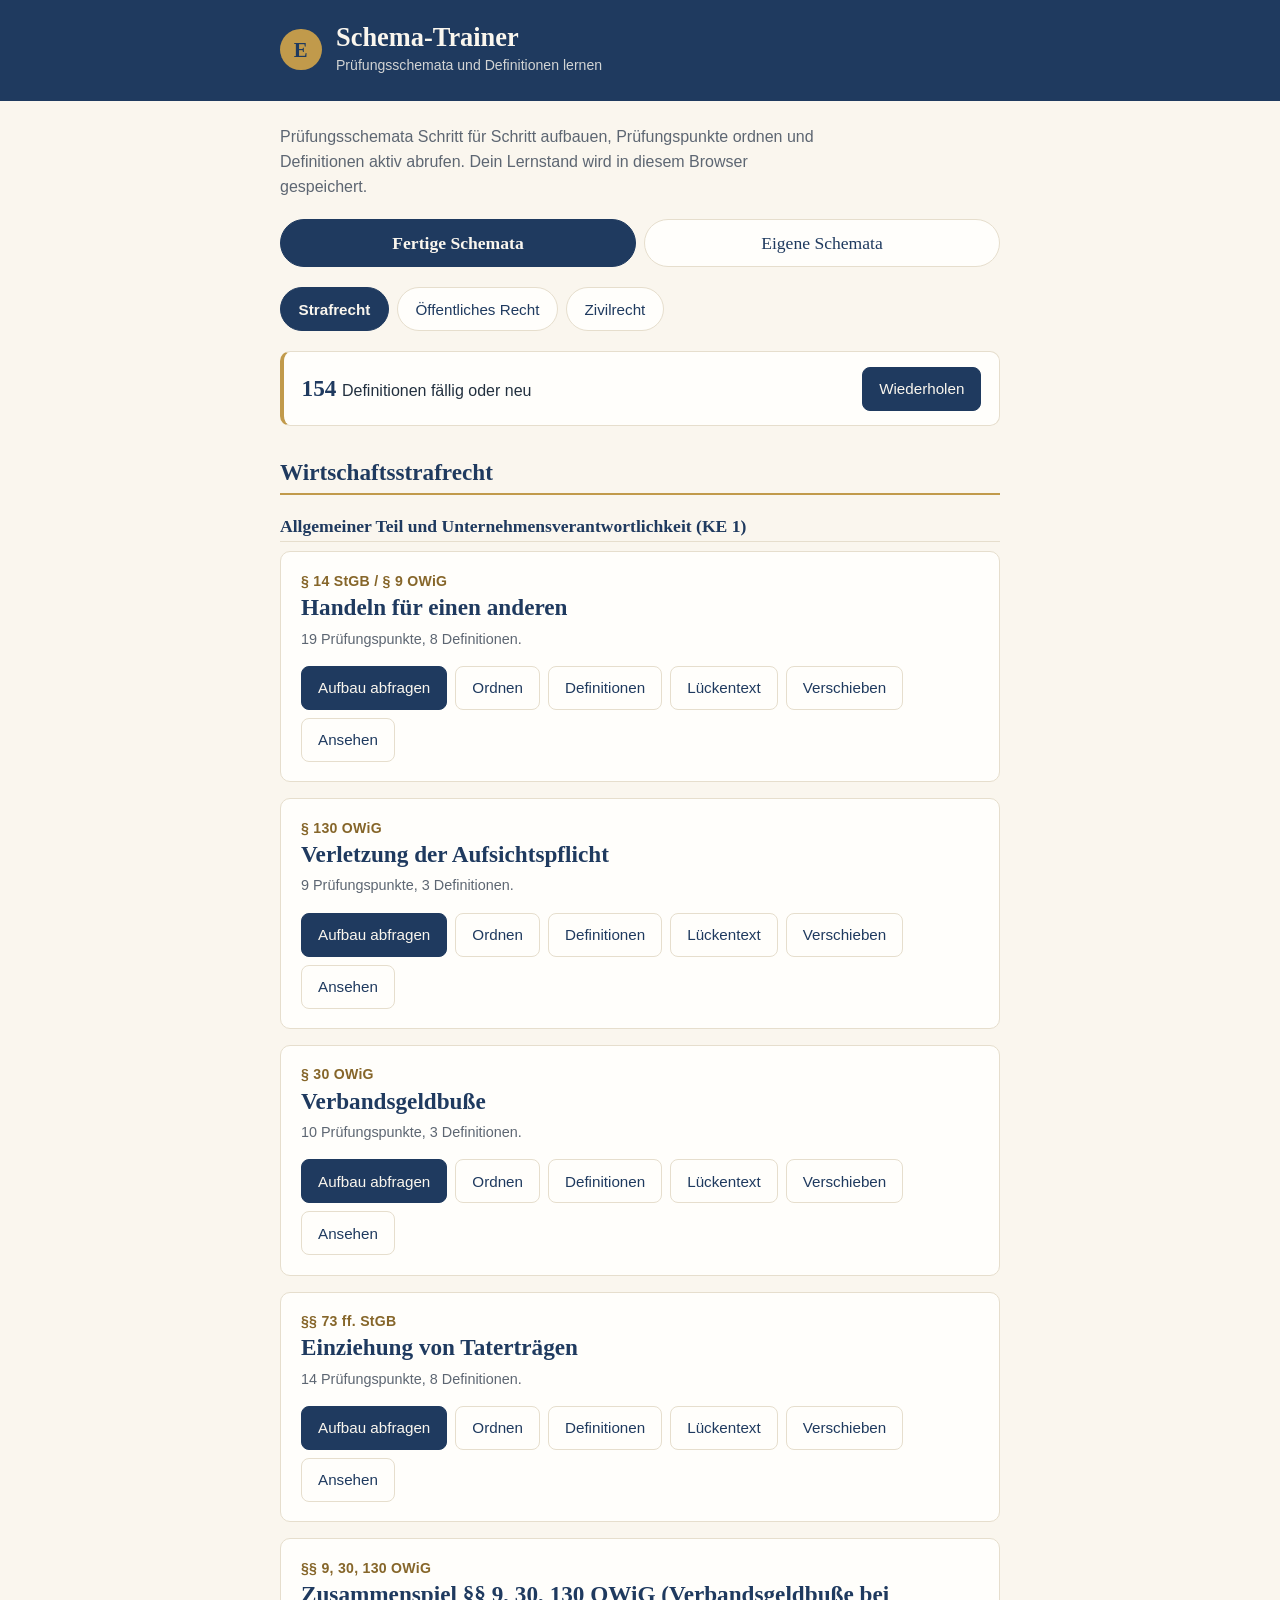
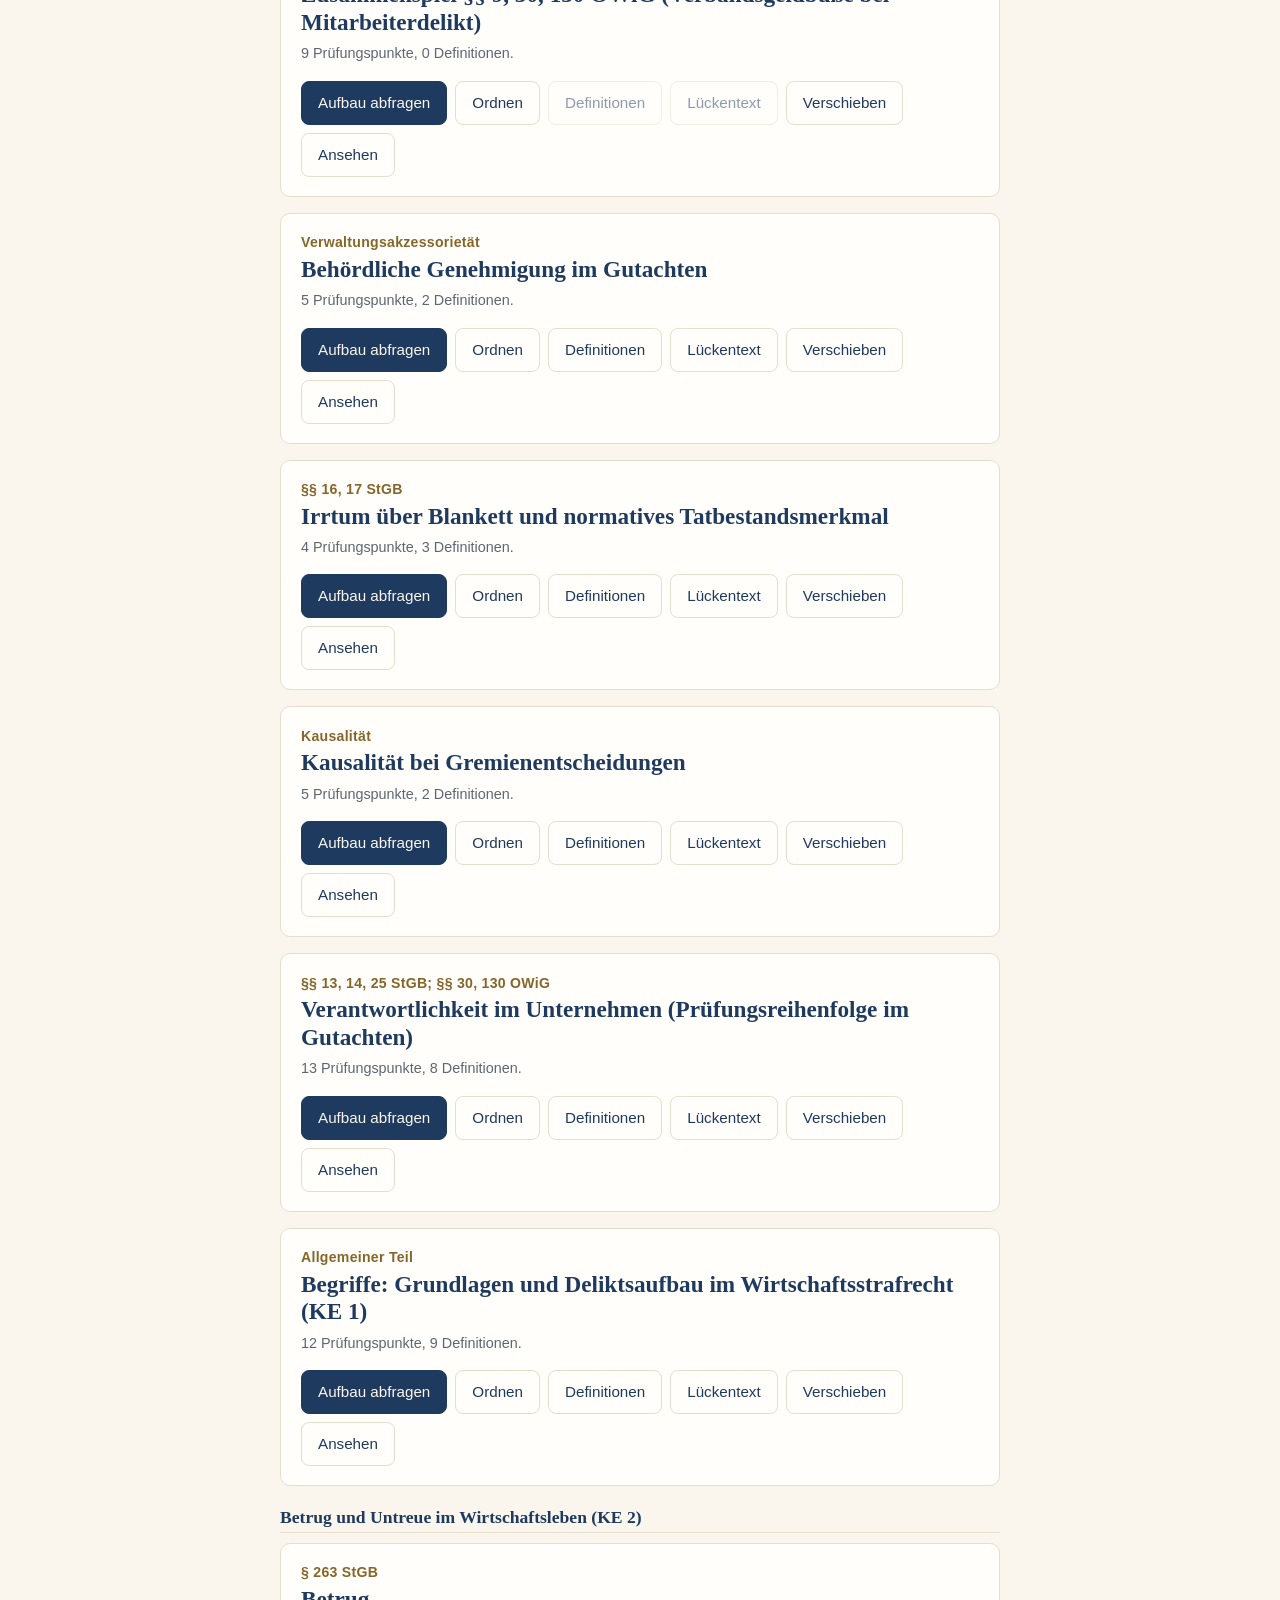
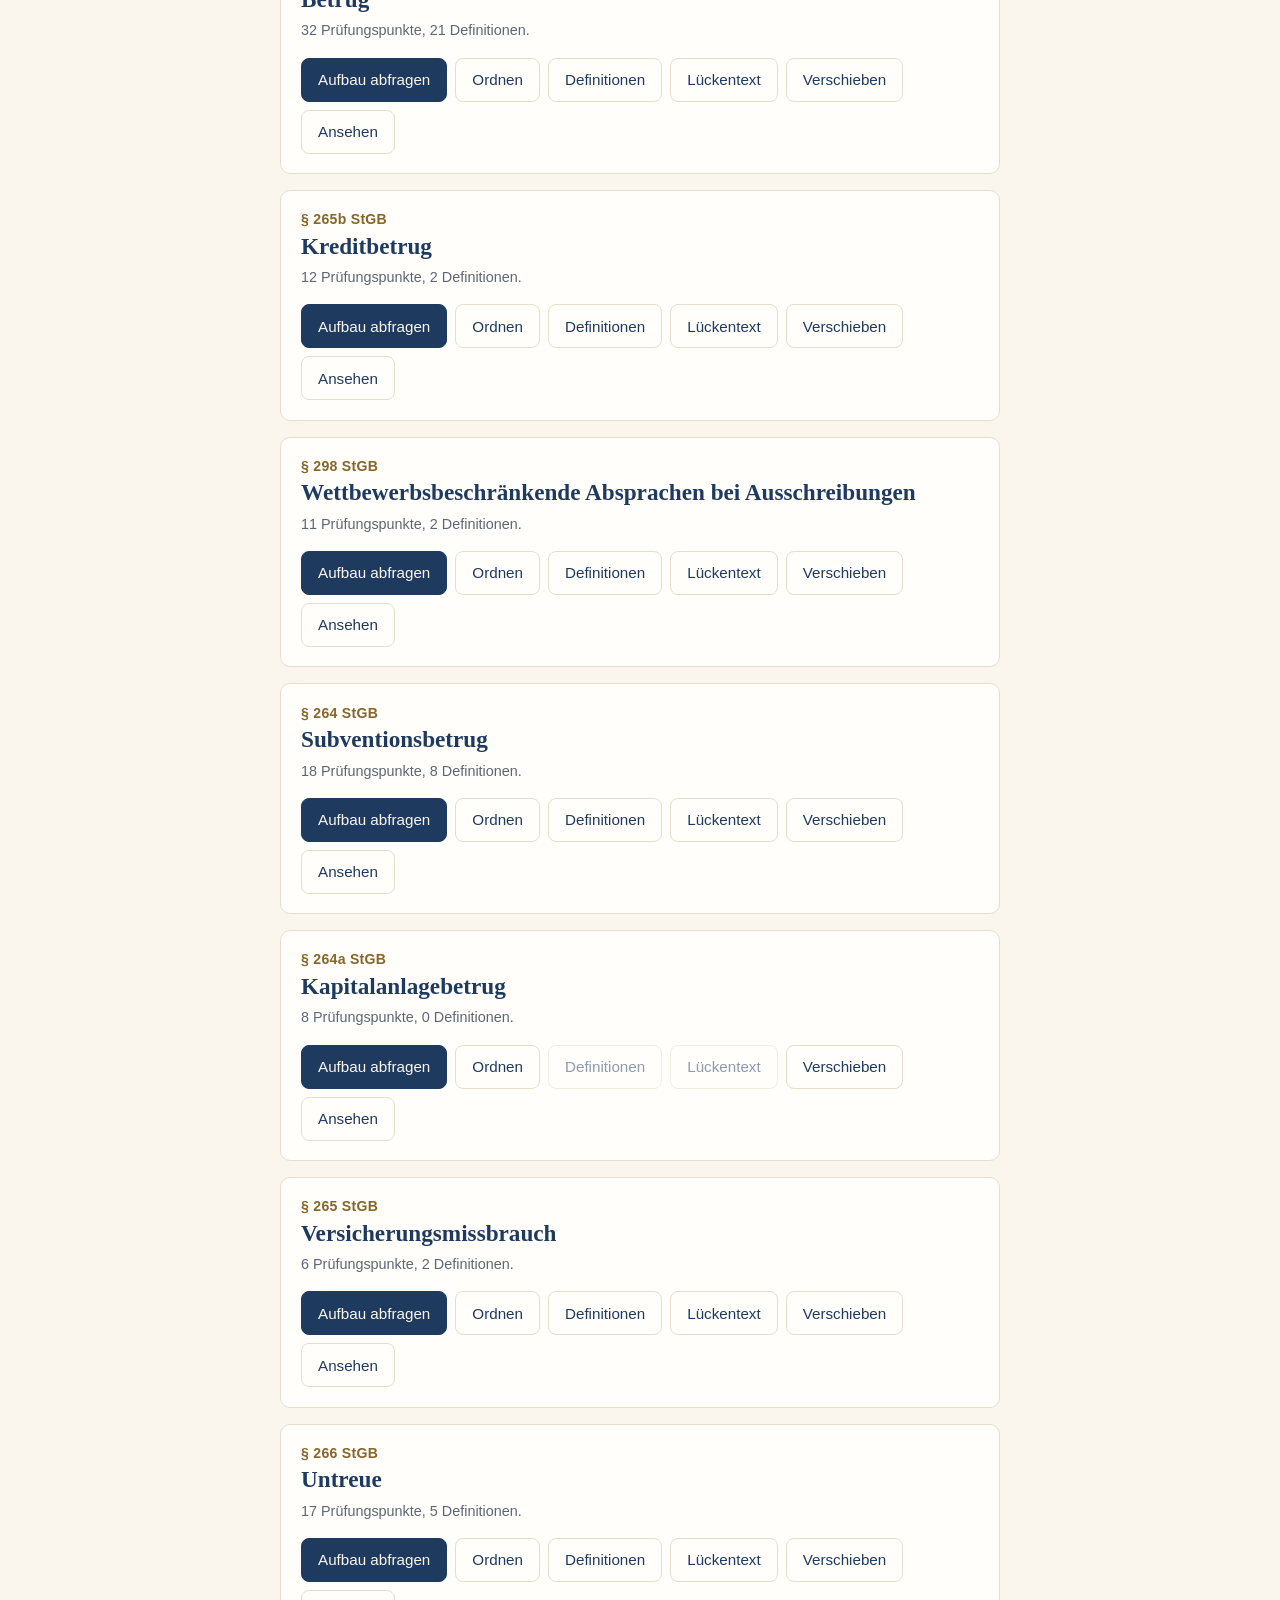
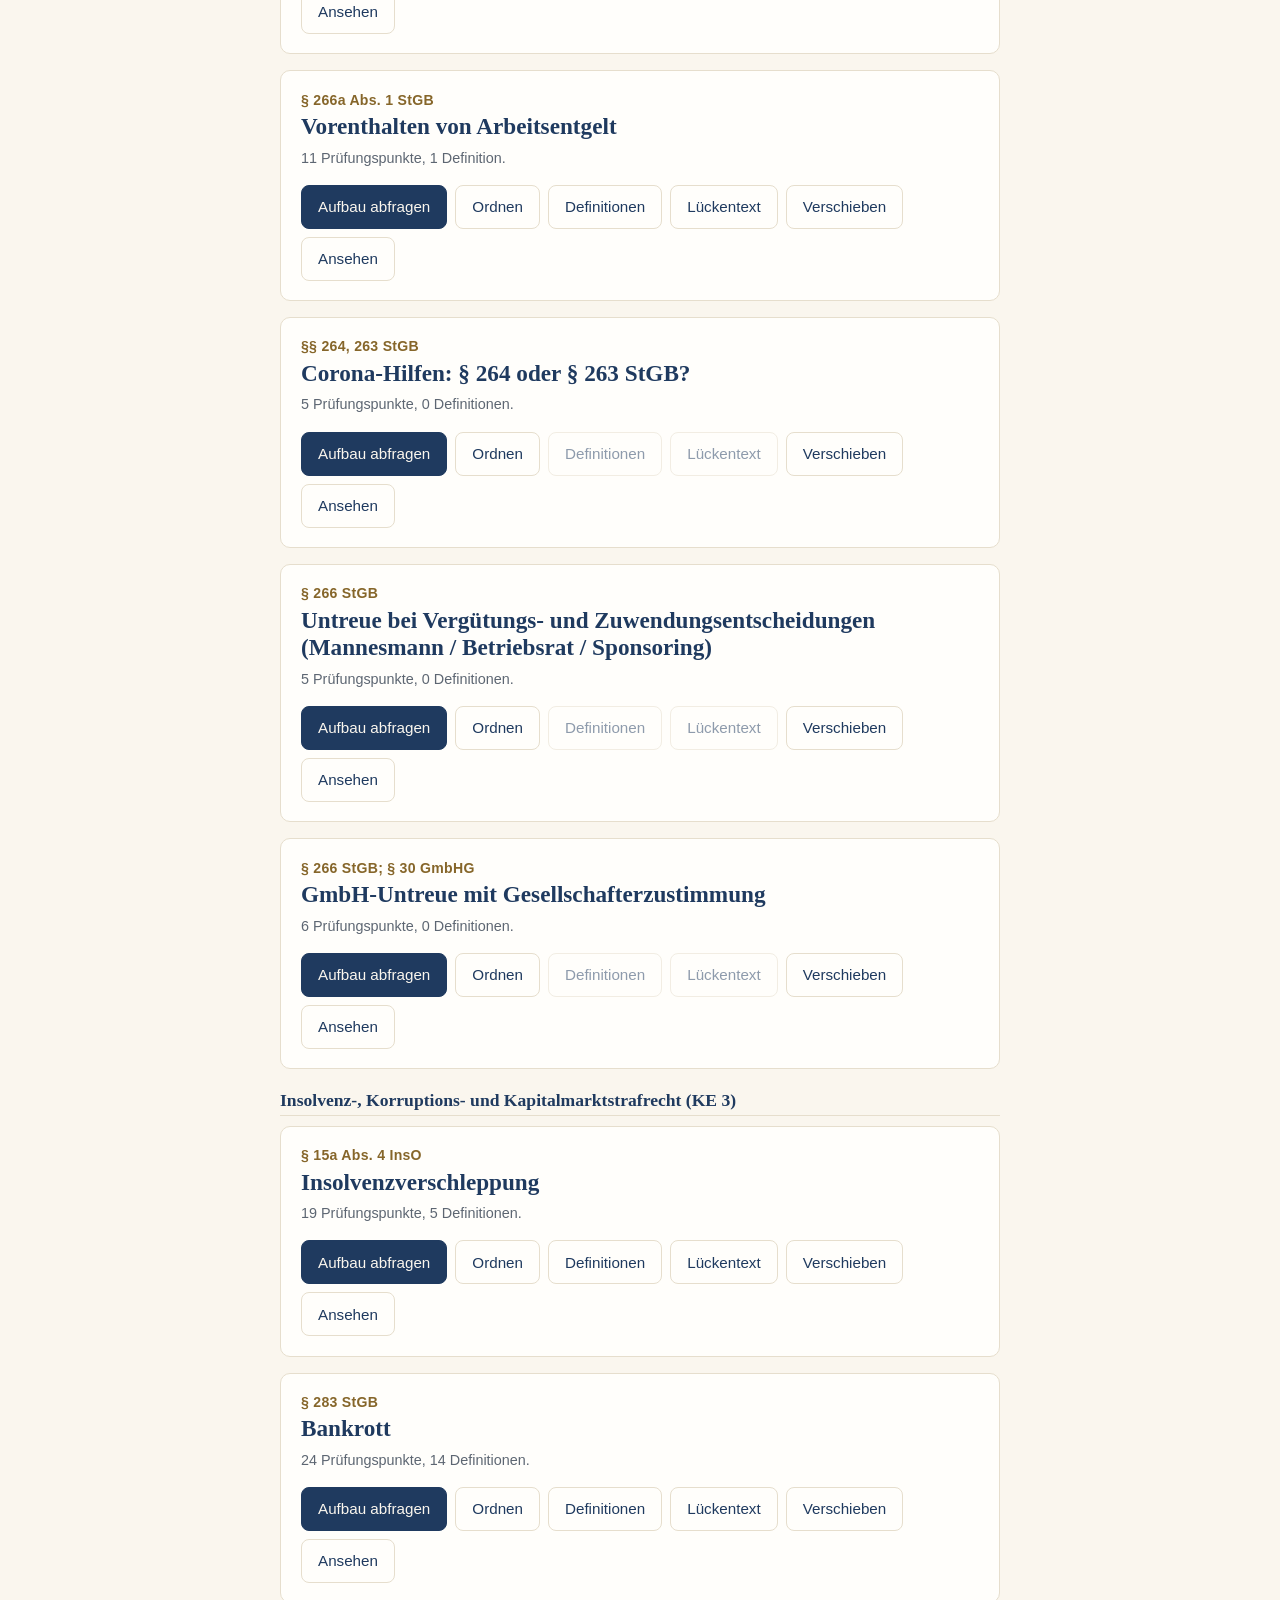
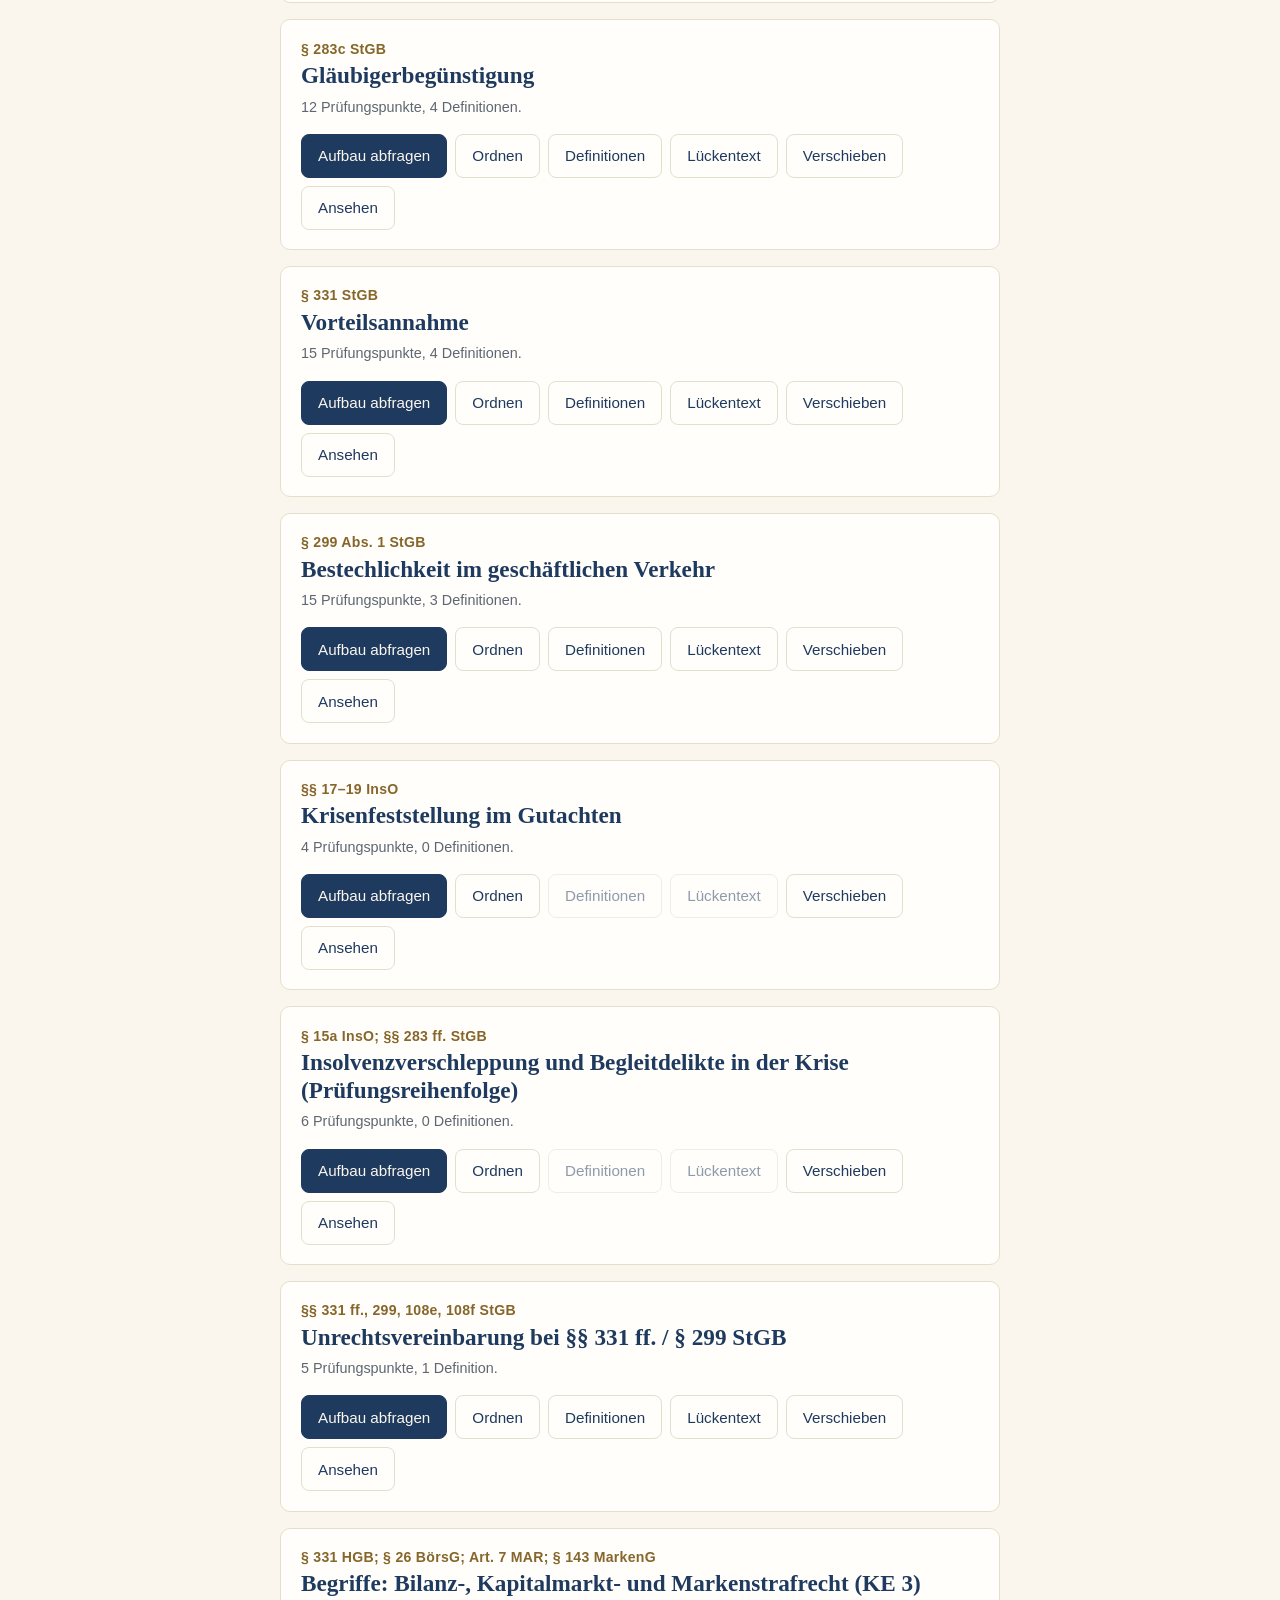
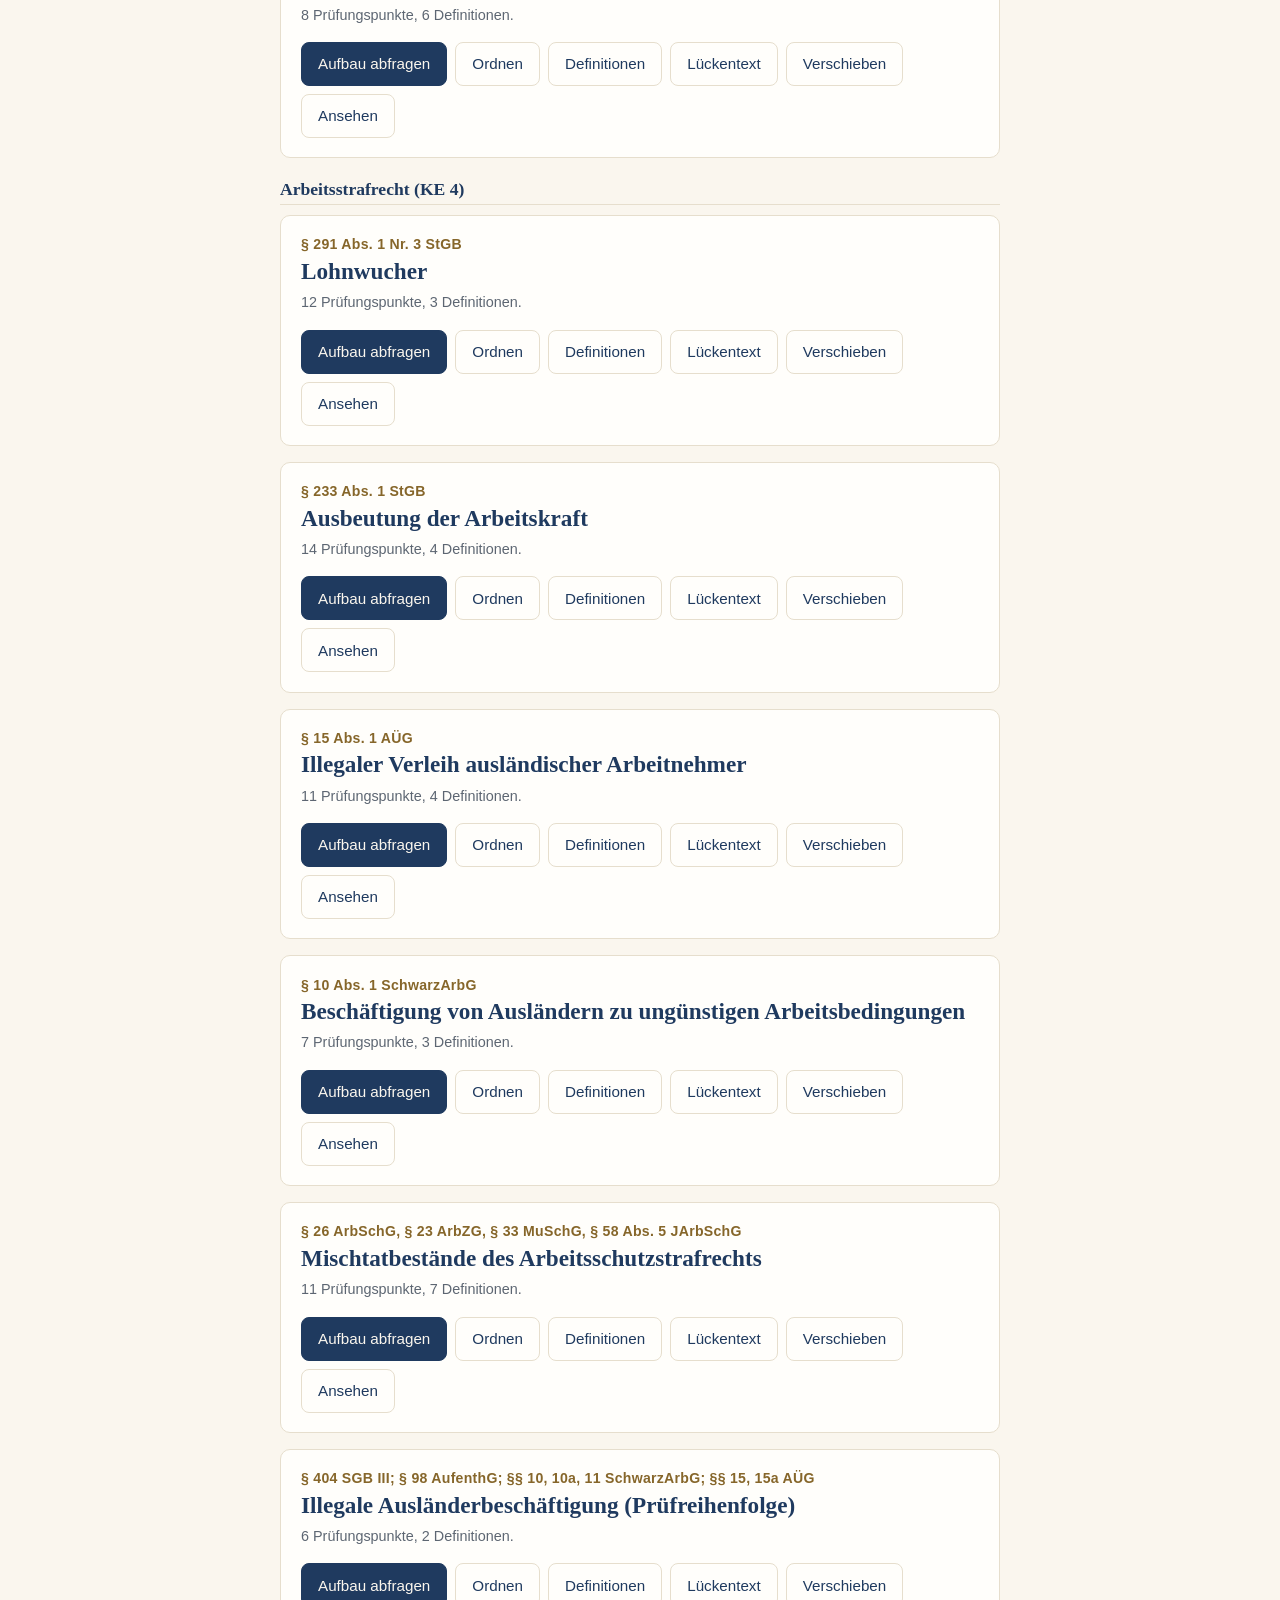
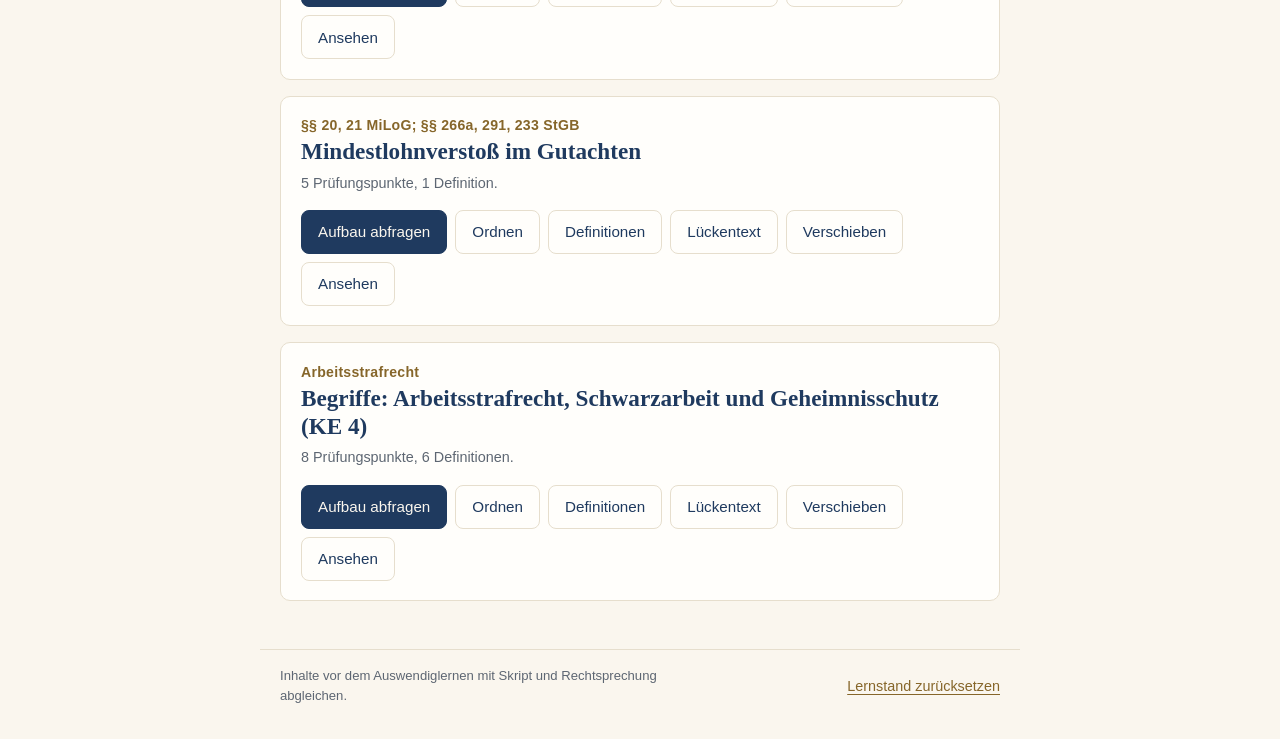
<file: index.html>
<!DOCTYPE html>
<html lang="de">
<head>
<meta charset="utf-8">
<meta name="viewport" content="width=device-width, initial-scale=1, viewport-fit=cover">
<title>Schema-Trainer | Prüfungsschemata und Definitionen lernen</title>
<link rel="icon" href="data:image/svg+xml,<svg xmlns='http://www.w3.org/2000/svg' viewBox='0 0 100 100'><text y='.9em' font-size='90'>⚖️</text></svg>">
<link rel="stylesheet" href="css/style.css">
</head>
<body>
<header class="band">
  <div class="band-inner">
    <div class="badge" aria-hidden="true">E</div>
    <div>
      <h1>Schema-Trainer</h1>
      <p>Prüfungsschemata und Definitionen lernen</p>
    </div>
  </div>
</header>

<main id="app" aria-live="polite"></main>

<footer>
  <p>Inhalte vor dem Auswendiglernen mit Skript und Rechtsprechung abgleichen.</p>
  <button class="linkbtn" data-act="reset">Lernstand zurücksetzen</button>
</footer>

<!-- Die Schema-Dateien stehen in schemata/liste.js. js/app.js lädt sie von dort.
     tools/pruefung.js prüft eigene Schemata im Editor, js/eigene.js verwaltet sie (vor js/app.js laden). -->
<script>window.SCHEMATA = [];</script>
<script src="schemata/liste.js"></script>
<script src="tools/pruefung.js"></script>
<script src="js/eigene.js"></script>
<script src="js/app.js"></script>
</body>
</html>
</file>
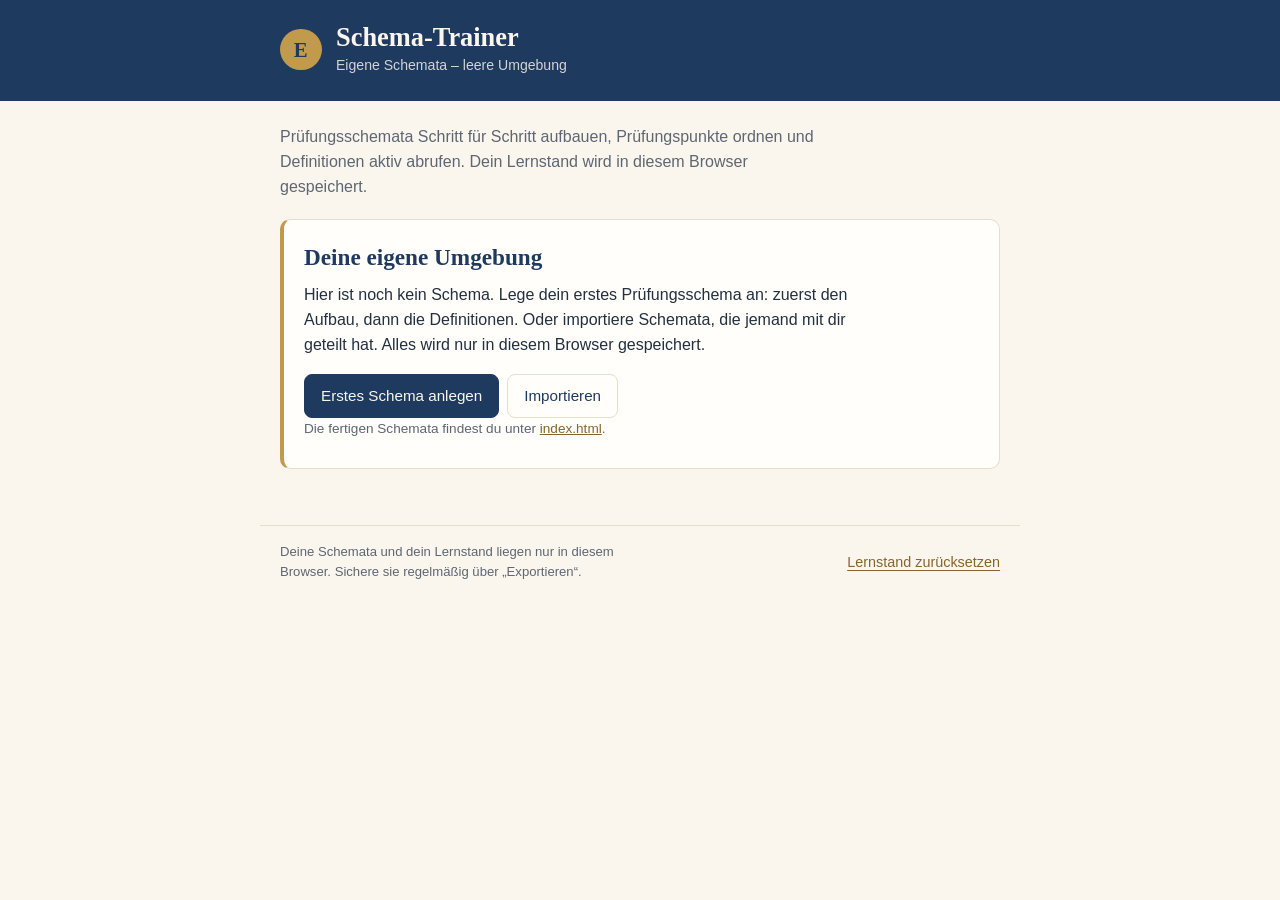
<file: eigene.html>
<!DOCTYPE html>
<html lang="de">
<head>
<meta charset="utf-8">
<meta name="viewport" content="width=device-width, initial-scale=1, viewport-fit=cover">
<title>Schema-Trainer | Eigene Schemata</title>
<link rel="icon" href="data:image/svg+xml,<svg xmlns='http://www.w3.org/2000/svg' viewBox='0 0 100 100'><text y='.9em' font-size='90'>⚖️</text></svg>">
<link rel="stylesheet" href="css/style.css">
</head>
<body>
<header class="band">
  <div class="band-inner">
    <div class="badge" aria-hidden="true">E</div>
    <div>
      <h1>Schema-Trainer</h1>
      <p>Eigene Schemata – leere Umgebung</p>
    </div>
  </div>
</header>

<main id="app" aria-live="polite"></main>

<footer>
  <p>Deine Schemata und dein Lernstand liegen nur in diesem Browser. Sichere sie regelmäßig über „Exportieren“.</p>
  <button class="linkbtn" data-act="reset">Lernstand zurücksetzen</button>
</footer>

<!-- Standalone-Variante: Die mitgelieferten Schema-Dateien (schemata/liste.js) werden hier bewusst nicht geladen.
     Es erscheinen nur Schemata, die in der App angelegt oder importiert wurden (gespeichert im Browser).
     Dieselben eigenen Schemata erscheinen auch in index.html neben den mitgelieferten. -->
<script>window.SCHEMATA = []; window.NUR_EIGENE = true;</script>
<script src="tools/pruefung.js"></script>
<script src="js/eigene.js"></script>
<script src="js/app.js"></script>
</body>
</html>
</file>
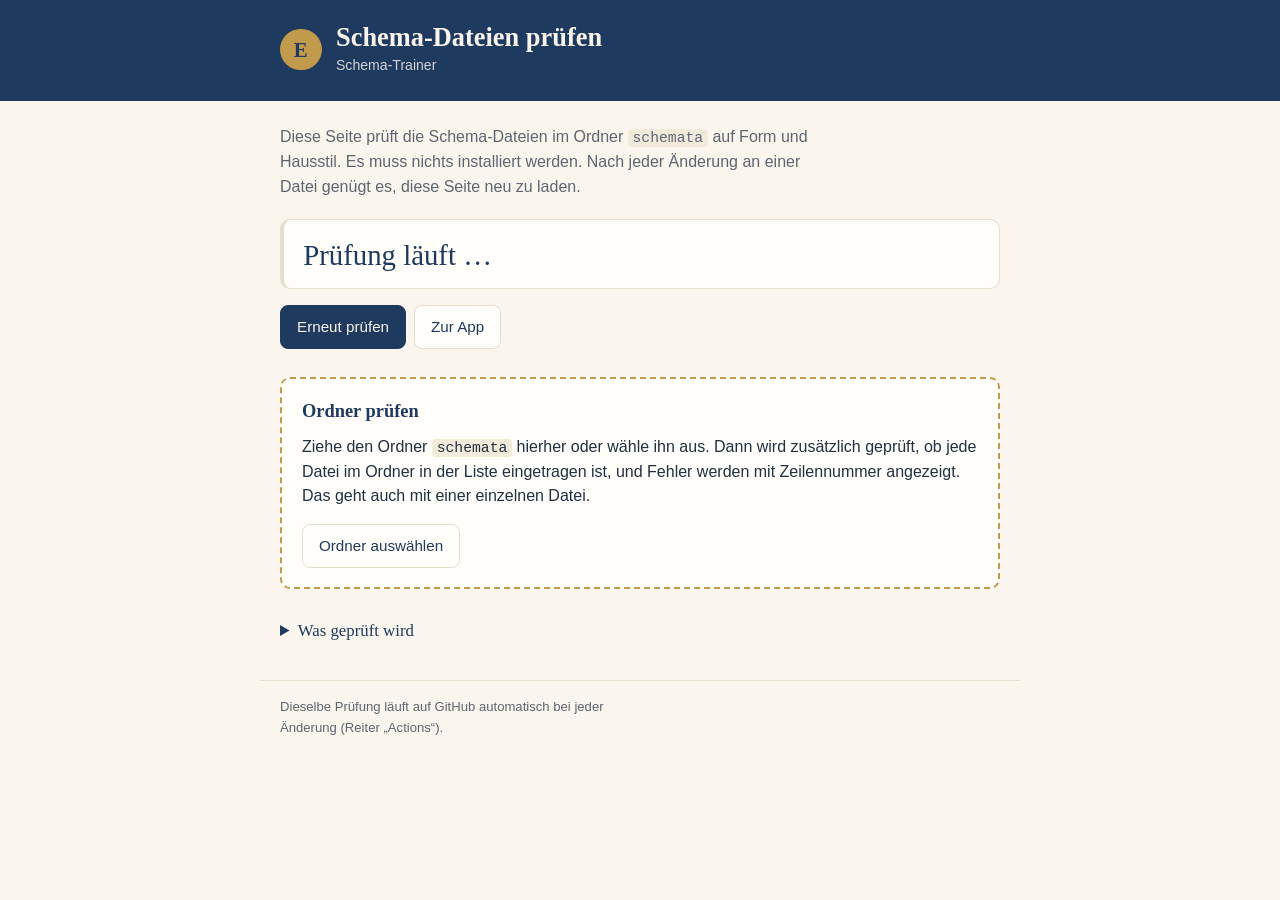
<file: pruefen.html>
<!DOCTYPE html>
<html lang="de">
<head>
<meta charset="utf-8">
<meta name="viewport" content="width=device-width, initial-scale=1, viewport-fit=cover">
<title>Schema-Dateien prüfen | Schema-Trainer</title>
<link rel="icon" href="data:image/svg+xml,<svg xmlns='http://www.w3.org/2000/svg' viewBox='0 0 100 100'><text y='.9em' font-size='90'>✓</text></svg>">
<link rel="stylesheet" href="css/style.css">
</head>
<body>
<header class="band">
  <div class="band-inner">
    <div class="badge" aria-hidden="true">E</div>
    <div>
      <h1>Schema-Dateien prüfen</h1>
      <p>Schema-Trainer</p>
    </div>
  </div>
</header>

<main>
  <p class="intro">Diese Seite prüft die Schema-Dateien im Ordner <code>schemata</code> auf Form und Hausstil. Es muss nichts installiert werden. Nach jeder Änderung an einer Datei genügt es, diese Seite neu zu laden.</p>

  <section id="status" class="status" aria-live="polite">
    <p class="score">Prüfung läuft …</p>
  </section>
  <div class="actions">
    <button class="btn primary" data-act="neu">Erneut prüfen</button>
    <a class="btn" href="index.html">Zur App</a>
  </div>

  <section id="befunde" aria-label="Ergebnis je Datei"></section>

  <section class="dropzone" id="dropzone">
    <h3>Ordner prüfen</h3>
    <p>Ziehe den Ordner <code>schemata</code> hierher oder wähle ihn aus. Dann wird zusätzlich geprüft, ob jede Datei im Ordner in der Liste eingetragen ist, und Fehler werden mit Zeilennummer angezeigt. Das geht auch mit einer einzelnen Datei.</p>
    <label class="btn">Ordner auswählen<input id="ordner" type="file" webkitdirectory multiple hidden></label>
  </section>

  <details class="regeln">
    <summary>Was geprüft wird</summary>
    <ul>
      <li>Jede in <code>schemata/liste.js</code> eingetragene Datei ist vorhanden und lässt sich lesen (keine fehlenden Klammern, Kommas oder Anführungszeichen).</li>
      <li>Jede Datei enthält genau ein Schema mit den Feldern <code>id</code>, <code>norm</code>, <code>titel</code>, <code>gliederung</code> und <code>punkte</code>.</li>
      <li>Die <code>id</code> ist eindeutig und besteht nur aus Kleinbuchstaben, Ziffern und Bindestrichen.</li>
      <li>Die Gliederungszeichen sind bekannt (A., I., 1., a), aa)) und reichen für alle Ebenen.</li>
      <li>Die Ebenen springen nicht: Jeder Punkt geht höchstens eine Ebene tiefer als der vorige.</li>
      <li>Jede Definition hat Begriff, Text und Fundstelle; kein Begriff kommt im selben Schema doppelt vor.</li>
      <li>Die Feldnamen sind richtig geschrieben (zum Beispiel „definition“, nicht „definiton“).</li>
      <li>Hausstil: Absätze ausgeschrieben („Abs. 2“ statt „II“), die Grundrechtecharta heißt „GRCh“.</li>
      <li>Beim Prüfen eines Ordners zusätzlich: Jede Datei im Ordner ist in <code>liste.js</code> eingetragen.</li>
    </ul>
  </details>
</main>

<footer>
  <p>Dieselbe Prüfung läuft auf GitHub automatisch bei jeder Änderung (Reiter „Actions“).</p>
</footer>

<script src="tools/pruefung.js"></script>
<script src="js/pruefen.js"></script>
</body>
</html>
</file>
<file: css/style.css>
:root{
  --bg:#FAF6EE; --surface:#FFFEFB; --line:#E6DECD; --row:#F2EADA;
  --ink:#22303F; --heading:#1F3A5F; --muted:#5D6672;
  --gold:#C19A4B; --gold-ink:#86662A;
  --btn-bg:#1F3A5F; --btn-ink:#FAF6EE;
  --ok:#2E6A4C; --ok-bg:#E4EEE6; --bad:#9A3A30; --bad-bg:#F6E4E0;
  --band:#1F3A5F; --band-ink:#FAF6EE;
  --serif:Cambria, Georgia, "Times New Roman", serif;
  --sans:Arial, Helvetica, "Liberation Sans", sans-serif;
  color-scheme:light;
  box-sizing:border-box;
  padding-top:env(safe-area-inset-top,0px);
  padding-bottom:env(safe-area-inset-bottom,0px);
}
@media (prefers-color-scheme: dark){
  :root:not([data-theme="light"]){
    --bg:#111C2A; --surface:#182638; --line:#2B3C53; --row:#1F3046;
    --ink:#E7E0D2; --heading:#F0E6D0; --muted:#A2ACB9;
    --gold:#D3B067; --gold-ink:#D9B874;
    --btn-bg:#D3B067; --btn-ink:#14202F;
    --ok:#86CBA5; --ok-bg:#1B3328; --bad:#EC9C90; --bad-bg:#3B2422;
    --band:#17294A; --band-ink:#F0E6D0;
    color-scheme:dark;
  }
}
:root[data-theme="dark"]{
  --bg:#111C2A; --surface:#182638; --line:#2B3C53; --row:#1F3046;
  --ink:#E7E0D2; --heading:#F0E6D0; --muted:#A2ACB9;
  --gold:#D3B067; --gold-ink:#D9B874;
  --btn-bg:#D3B067; --btn-ink:#14202F;
  --ok:#86CBA5; --ok-bg:#1B3328; --bad:#EC9C90; --bad-bg:#3B2422;
  --band:#17294A; --band-ink:#F0E6D0;
  color-scheme:dark;
}
html{scroll-padding-top:env(safe-area-inset-top,0px);}
*,*::before,*::after{box-sizing:inherit;}
body{margin:0;background:var(--bg);color:var(--ink);font-family:var(--sans);font-size:16px;line-height:1.55;-webkit-text-size-adjust:100%;}

.band{background:var(--band);color:var(--band-ink);}
.band-inner{max-width:760px;margin:0 auto;padding:1.4rem 1.25rem 1.5rem;display:flex;align-items:center;gap:.9rem;}
.badge{flex:none;width:2.6rem;height:2.6rem;border-radius:50%;background:var(--gold);color:#1F3A5F;display:grid;place-items:center;font-family:var(--serif);font-weight:700;font-size:1.3rem;}
.band h1{font-family:var(--serif);font-size:1.65rem;line-height:1.15;margin:0;font-weight:700;}
.band p{margin:.15rem 0 0;font-size:.88rem;opacity:.82;}

main{max-width:760px;margin:0 auto;padding:1.5rem 1.25rem 2rem;}
.intro{margin:0 0 1.25rem;max-width:62ch;color:var(--muted);}

.due{display:flex;align-items:center;justify-content:space-between;gap:1rem;flex-wrap:wrap;background:var(--surface);border:1px solid var(--line);border-left:4px solid var(--gold);border-radius:10px;padding:.9rem 1.1rem;margin-bottom:1.5rem;}
.due strong{font-family:var(--serif);font-size:1.45rem;color:var(--heading);margin-right:.35rem;}

.schema{background:var(--surface);border:1px solid var(--line);border-radius:10px;padding:1.15rem 1.25rem 1.2rem;margin-bottom:1rem;}
.norm{color:var(--gold-ink);font-weight:700;font-size:.88rem;letter-spacing:.02em;}
.schema h3,.title{font-family:var(--serif);color:var(--heading);font-size:1.45rem;line-height:1.2;margin:.1rem 0 .35rem;}
h2.gruppe{font-family:var(--serif);color:var(--heading);font-size:1.2rem;line-height:1.3;margin:1.75rem 0 .75rem;padding-bottom:.3rem;border-bottom:2px solid var(--gold);}
/* Rechtsgebiete (Feld "gebiet") als Abschnitte, darunter die Gruppen als kleinere Überschriften */
h2.gebiet{font-family:var(--serif);color:var(--heading);font-size:1.45rem;line-height:1.25;margin:2rem 0 .5rem;padding-bottom:.35rem;border-bottom:2px solid var(--gold);}
h3.gruppe{font-family:var(--serif);color:var(--heading);font-size:1.1rem;line-height:1.3;margin:1.25rem 0 .6rem;padding-bottom:.2rem;border-bottom:1px solid var(--line);}
/* Reiter: oben "Fertige Schemata" / "Eigene Schemata", darunter die Bereiche (Strafrecht, Öffentliches Recht, Zivilrecht) */
.tabs{display:flex;flex-wrap:wrap;gap:.5rem;margin:0 0 1.25rem;}
.tab{font:inherit;font-size:.95rem;min-height:44px;padding:.5rem 1.1rem;border-radius:999px;border:1px solid var(--line);background:var(--surface);color:var(--heading);cursor:pointer;}
.tab:hover{border-color:var(--gold);}
.tab.aktiv{background:var(--btn-bg);color:var(--btn-ink);border-color:var(--btn-bg);font-weight:700;}
.tabs.haupt .tab{flex:1 1 10rem;font-family:var(--serif);font-size:1.1rem;min-height:48px;}
.meta{color:var(--muted);font-size:.9rem;}
.actions{display:flex;flex-wrap:wrap;gap:.5rem;margin-top:1rem;}

.btn{font:inherit;font-size:.95rem;min-height:44px;padding:.55rem 1rem;border-radius:8px;border:1px solid var(--line);background:var(--surface);color:var(--heading);cursor:pointer;}
.btn:hover{border-color:var(--gold);}
.btn.primary{background:var(--btn-bg);color:var(--btn-ink);border-color:var(--btn-bg);}
.btn.good{background:var(--ok-bg);color:var(--ok);border-color:var(--ok);}
.btn.bad{background:var(--bad-bg);color:var(--bad);border-color:var(--bad);}
.btn:disabled{opacity:.5;cursor:default;}
button:focus-visible,textarea:focus-visible{outline:3px solid var(--gold);outline-offset:2px;}
.linkbtn{font:inherit;font-size:.9rem;background:none;border:0;padding:.2rem 0;color:var(--gold-ink);text-decoration:underline;text-underline-offset:3px;cursor:pointer;}
.top{margin-bottom:.6rem;}
.top .sep{color:var(--muted);}
.linkbtn.verweis::before{content:"→ ";text-decoration:none;}

.progress{height:4px;background:var(--line);border-radius:2px;overflow:hidden;margin:.9rem 0 1.1rem;}
.progress span{display:block;height:100%;background:var(--gold);transition:width .3s ease;}

.outline{list-style:none;margin:0;padding:0;background:var(--surface);border:1px solid var(--line);border-radius:10px;overflow:hidden;}
.outline:empty{display:none;}
.step{display:grid;grid-template-columns:minmax(2.4rem,auto) 1fr auto;column-gap:.6rem;align-items:baseline;padding:.6rem 1rem .6rem calc(1rem + var(--lvl,0) * 1.35rem);border-top:1px solid var(--line);}
.step:first-child{border-top:0;}
.step[data-l="0"] > .txt{font-family:var(--serif);font-weight:700;color:var(--heading);font-size:1.05rem;}
.num{font-family:var(--serif);font-weight:700;color:var(--gold-ink);white-space:nowrap;}
.mark{font-weight:700;}
.step.ok .mark{color:var(--ok);}
.step.bad .mark{color:var(--bad);}
.step.current{background:var(--row);}
.placeholder{color:var(--muted);font-style:italic;font-family:var(--sans);font-weight:400;font-size:1rem;}
@media (prefers-reduced-motion: no-preference){
  .step.fresh > .txt{animation:settle .35s ease-out;}
  @keyframes settle{from{opacity:0;transform:translateY(4px)}to{opacity:1;transform:none}}
}

.def{background:var(--row);border-radius:8px;padding:.75rem .95rem;margin:.5rem 0 .2rem;font-family:var(--sans);font-weight:400;font-size:.95rem;color:var(--ink);line-height:1.55;}
.step.current .def{background:var(--surface);border:1px solid var(--line);}
.def .term{font-weight:700;color:var(--heading);margin-bottom:.25rem;}
.def p{margin:0;}
.def .src{margin-top:.45rem;font-size:.82rem;color:var(--muted);font-style:italic;}

.controls{position:sticky;bottom:0;display:flex;gap:.5rem;flex-wrap:wrap;justify-content:flex-end;padding:.9rem 0 calc(.9rem + env(safe-area-inset-bottom,0px));background:linear-gradient(to top,var(--bg) 78%,transparent);margin-top:.5rem;}
.controls .btn{flex:1 1 9rem;}
.hint{color:var(--muted);font-size:.8rem;text-align:right;margin:0;}
@media (hover:none){.hint{display:none;}}

.task{font-family:var(--serif);font-size:1.15rem;color:var(--heading);margin:0 0 .75rem;}
.sub{color:var(--muted);font-size:.9rem;margin:1rem 0 .5rem;}
.chips{display:flex;flex-direction:column;gap:.5rem;}
.chip{font:inherit;text-align:left;min-height:44px;padding:.65rem .9rem;border-radius:8px;border:1px dashed var(--gold);background:var(--surface);color:var(--ink);cursor:pointer;}
.chip:hover{border-style:solid;}
.chip.wrong{border-color:var(--bad);border-style:solid;background:var(--bad-bg);}
@media (prefers-reduced-motion: no-preference){
  .chip.wrong{animation:shake .35s;}
  @keyframes shake{25%{transform:translateX(-5px)}50%{transform:translateX(5px)}75%{transform:translateX(-3px)}}
}
@media (prefers-reduced-motion: reduce){.progress span{transition:none;}}

.card{background:var(--surface);border:1px solid var(--line);border-radius:12px;padding:1.3rem 1.3rem 1.4rem;}
.ctx{color:var(--gold-ink);font-weight:700;font-size:.88rem;}
.prompt{font-family:var(--serif);color:var(--heading);font-size:1.5rem;line-height:1.2;margin:.2rem 0;}
.level{color:var(--muted);font-size:.85rem;margin:0 0 1rem;}
.lbl{display:block;font-size:.85rem;color:var(--muted);margin-bottom:.35rem;}
textarea{width:100%;font:inherit;font-size:.95rem;padding:.7rem .8rem;border-radius:8px;border:1px solid var(--line);background:var(--bg);color:var(--ink);resize:vertical;}
.mine{border-left:3px solid var(--line);padding:.1rem 0 .1rem .8rem;margin-bottom:.75rem;}
.mine p{margin:0;white-space:pre-wrap;}

.result{margin:1rem 0 1.25rem;}
.score{font-family:var(--serif);font-size:2.2rem;color:var(--heading);margin:0;line-height:1.1;}
.result p{margin:.2rem 0 0;}
h3{font-family:var(--serif);color:var(--heading);font-size:1.15rem;margin:1.5rem 0 .6rem;}

footer{max-width:760px;margin:0 auto;padding:1rem 1.25rem 2rem;color:var(--muted);font-size:.82rem;display:flex;justify-content:space-between;gap:1rem;flex-wrap:wrap;align-items:center;border-top:1px solid var(--line);}
footer p{margin:0;max-width:52ch;}

/* ---------- Lückentext ---------- */
.lueckentext{font-size:1.05rem;line-height:1.95;margin:.6rem 0 .4rem;}
.luecke{display:inline-block;min-width:calc(var(--n,5) * .6em + .9em);padding:0 .35em;margin:0 .05em;border-bottom:2px solid var(--gold-ink);border-radius:4px 4px 0 0;text-align:center;line-height:1.5;color:var(--muted);}
.luecke .nr{font-size:.75rem;color:var(--gold-ink);font-weight:700;}
.luecke-eingabe{width:calc(var(--n,5) * .62em + .6em);min-width:3.5em;font:inherit;font-size:1rem;line-height:1.4;padding:.05em .2em;border:0;border-radius:4px;background:transparent;color:var(--ink);text-align:center;min-height:0;}
.luecke-eingabe:focus-visible{outline:2px solid var(--gold);outline-offset:1px;}
.luecke-eingabe.wrong{color:var(--bad);}
@media (prefers-reduced-motion: no-preference){.luecke-eingabe.wrong{animation:shake .35s;}}
.loesung .sep{color:var(--muted);}
.luecke.aktiv{background:var(--row);border-bottom-color:var(--heading);box-shadow:inset 0 0 0 1px var(--gold);}
.luecke.gefuellt{color:var(--ok);border-bottom-color:var(--ok);font-weight:700;}
.luecke.aufgedeckt{color:var(--bad);border-bottom-color:var(--bad);font-weight:700;}
.chips.woerter{flex-direction:row;flex-wrap:wrap;margin-top:.5rem;}
.chip.wort{flex:0 1 auto;text-align:center;padding:.55rem .9rem;}
.loesung{margin:.9rem 0 0;text-align:right;}
.card .src{margin-top:.6rem;font-size:.82rem;color:var(--muted);font-style:italic;}

/* ---------- Verschieben ---------- */
.vitem{touch-action:pan-y;cursor:grab;user-select:none;-webkit-user-select:none;}
.chip.vitem.gewaehlt,.vslot .vitem.gewaehlt{border:1px solid var(--heading);background:var(--row);box-shadow:inset 0 0 0 1px var(--heading);}
.vslot .vitem{font:inherit;text-align:left;background:none;border:0;padding:.1rem .2rem;margin:-.1rem -.2rem;border-radius:6px;color:inherit;width:calc(100% + .4rem);}
.vslot[data-l="0"] .vitem{font-family:var(--serif);font-weight:700;color:var(--heading);font-size:1.05rem;}
.vslot.offen .placeholder{display:block;border:1px dashed var(--line);border-radius:6px;padding:.25rem .6rem;min-height:1.9rem;font-style:normal;}
.vslot.bereit{cursor:pointer;}
.vslot.bereit .placeholder{border-color:var(--gold);color:var(--gold-ink);}
.vslot.ziel{background:var(--row);box-shadow:inset 0 0 0 2px var(--gold);}
.vslot.bad .txt{color:var(--bad);}
.vslot .richtig{font-family:var(--sans);font-weight:400;font-size:.88rem;color:var(--ok);margin-top:.15rem;}
.wird-gezogen{opacity:.35;}
.vghost{position:fixed;left:0;top:0;z-index:50;pointer-events:none;max-width:70vw;margin:-1.4rem 0 0 -2rem;padding:.55rem .9rem;border-radius:8px;border:1px solid var(--gold);background:var(--surface);color:var(--ink);box-shadow:0 6px 18px rgba(0,0,0,.18);font:inherit;font-size:.95rem;}
.vorrat{margin-top:.25rem;}

/* ---------- Gemeinschaft: Hochladen und Herunterladen über GitHub ---------- */
.githubbox{background:var(--surface);border:1px solid var(--line);border-left:4px solid var(--gold);border-radius:10px;padding:1rem 1.15rem 1.1rem;margin:1.25rem 0 0;}
.githubbox h3{margin:0 0 .5rem;}
.githubbox p{margin:0 0 .6rem;}
.githubbox ul,.githubbox ol{margin:.2rem 0 .6rem;padding-left:1.25rem;}
.githubbox li{margin:.3rem 0;}
.githubbox textarea{font-family:Consolas,"Courier New",monospace;font-size:.8rem;margin-top:.5rem;}
.github-start{margin-top:1.25rem;}

/* ---------- Hinweis in der App, wenn Schema-Dateien fehlen ---------- */
.hinweisbox{background:var(--surface);border:1px solid var(--line);border-left:4px solid var(--bad);border-radius:10px;padding:.8rem 1.1rem;margin-bottom:1.25rem;}
.hinweisbox a{color:var(--gold-ink);}

/* ---------- Prüfseite (pruefen.html) ---------- */
code{font-family:Consolas,"Courier New",monospace;font-size:.92em;background:var(--row);padding:.05rem .3rem;border-radius:4px;}
a.btn,label.btn{display:inline-flex;align-items:center;justify-content:center;text-decoration:none;}
.status{background:var(--surface);border:1px solid var(--line);border-left:4px solid var(--line);border-radius:10px;padding:1rem 1.2rem;margin-bottom:1rem;}
.status.ok{border-left-color:var(--ok);}
.status.warn{border-left-color:var(--gold);}
.status.bad{border-left-color:var(--bad);}
.status .score{font-size:1.8rem;}
.status.ok .score{color:var(--ok);}
.status.bad .score{color:var(--bad);}
.status p{margin:.25rem 0 0;}
.status .muted{color:var(--muted);font-size:.9rem;}
.dateien{list-style:none;margin:1.25rem 0 0;padding:0;}
.datei{background:var(--surface);border:1px solid var(--line);border-radius:10px;margin-bottom:.75rem;overflow:hidden;}
.datei-kopf{display:flex;align-items:baseline;gap:.6rem;flex-wrap:wrap;padding:.7rem 1rem;}
.datei-kopf .sym{font-weight:700;width:1.2rem;text-align:center;flex:none;}
.datei.ok .sym{color:var(--ok);}
.datei.bad .sym{color:var(--bad);}
.datei.warn .sym{color:var(--gold-ink);}
.datei-kopf .name{font-weight:700;color:var(--heading);word-break:break-all;}
.datei-kopf .info{color:var(--muted);font-size:.9rem;}
.befunde{list-style:none;margin:0;padding:0;border-top:1px solid var(--line);}
.befund{display:grid;grid-template-columns:auto 1fr;gap:.7rem;padding:.75rem 1rem;border-top:1px solid var(--line);}
.befund:first-child{border-top:0;}
.befund .art{font-size:.72rem;font-weight:700;text-transform:uppercase;letter-spacing:.05em;padding:.2rem .45rem;border-radius:4px;align-self:start;margin-top:.15rem;white-space:nowrap;}
.befund.fehler .art{background:var(--bad-bg);color:var(--bad);}
.befund.hinweis .art{background:var(--row);color:var(--gold-ink);}
.befund .ort{font-weight:700;color:var(--heading);}
.befund p{margin:.15rem 0 0;}
.befund .tipp{color:var(--muted);font-size:.9rem;margin-top:.3rem;}
.dropzone{border:2px dashed var(--gold);border-radius:10px;padding:1.1rem 1.25rem 1.2rem;margin-top:1.75rem;background:var(--surface);}
.dropzone.over{background:var(--row);border-style:solid;}
.dropzone h3{margin-top:0;}
.dropzone p{margin:0 0 .9rem;}
.regeln{margin-top:1.5rem;color:var(--muted);font-size:.92rem;}
.regeln summary{cursor:pointer;color:var(--heading);font-family:var(--serif);font-size:1.05rem;padding:.3rem 0;}
.regeln ul{padding-left:1.2rem;margin:.5rem 0 0;}
.regeln li{margin:.3rem 0;}

/* ---------- Eigene Schemata: Werkzeugleiste, Editor, Import, Export (js/eigene.js) ---------- */
.werkzeuge{display:flex;flex-wrap:wrap;gap:.5rem;margin-bottom:.5rem;}
.werkzeuge-hinweis{color:var(--muted);font-size:.85rem;margin:0 0 1.25rem;}
.werkzeuge-hinweis a,.leer a,.hinweisbox a{color:var(--gold-ink);}
.werkzeuge-hinweis:empty{display:none;}
.tag{display:inline-block;font-size:.7rem;font-weight:700;text-transform:uppercase;letter-spacing:.05em;padding:.15rem .45rem;border-radius:4px;background:var(--row);color:var(--gold-ink);vertical-align:middle;margin-left:.45rem;font-family:var(--sans);}
.norm .tag{margin-left:.6rem;}
.norm:empty{display:none;}
.schema.eigen{border-left:4px solid var(--gold);}
.leer{background:var(--surface);border:1px solid var(--line);border-left:4px solid var(--gold);border-radius:10px;padding:1.2rem 1.25rem 1.3rem;margin-bottom:1.5rem;}
.leer h2{font-family:var(--serif);color:var(--heading);font-size:1.45rem;margin:0 0 .5rem;}
.leer p{margin:0 0 .5rem;max-width:62ch;}
.hinweisbox.ok{border-left-color:var(--ok);}
.hinweisbox p{margin:0;}
.ansicht-werkzeuge{margin:0;text-align:right;}

/* Schritte 1 Aufbau, 2 Definitionen */
.schritte{list-style:none;display:flex;gap:.5rem;padding:0;margin:.75rem 0 1.25rem;flex-wrap:wrap;}
.schrittbtn{font:inherit;font-size:.9rem;min-height:44px;padding:.45rem .9rem;border-radius:999px;border:1px solid var(--line);background:var(--surface);color:var(--muted);cursor:pointer;display:inline-flex;align-items:center;gap:.5rem;}
.schritte .aktiv .schrittbtn{border-color:var(--gold);color:var(--heading);font-weight:700;}
.schrittbtn .sn{display:inline-grid;place-items:center;width:1.5rem;height:1.5rem;border-radius:50%;background:var(--row);color:var(--gold-ink);font-family:var(--serif);font-weight:700;font-size:.85rem;}
.schritte .aktiv .sn{background:var(--gold);color:#1F3A5F;}

/* Knopfleiste, die nicht am unteren Rand haftet (Formulare) */
.controls.flach{position:static;background:none;padding:1rem 0 0;}

/* Formularfelder */
.feld{margin-bottom:.9rem;}
.feld label{display:block;font-size:.85rem;color:var(--muted);margin-bottom:.3rem;}
input[type="text"],select{width:100%;font:inherit;font-size:.95rem;min-height:44px;padding:.55rem .8rem;border-radius:8px;border:1px solid var(--line);background:var(--bg);color:var(--ink);}
select{appearance:auto;}
input[type="text"]:focus-visible,select:focus-visible,input[type="checkbox"]:focus-visible,a:focus-visible{outline:3px solid var(--gold);outline-offset:2px;}
input[type="checkbox"]{width:1.25rem;height:1.25rem;accent-color:var(--gold);margin:0;flex:none;}

/* Prüfungspunkte im Editor */
.epunkte{list-style:none;margin:0;padding:0;background:var(--surface);border:1px solid var(--line);border-radius:10px;}
.epunkt{display:grid;grid-template-columns:minmax(2.4rem,auto) 1fr;gap:.4rem .6rem;align-items:center;padding:.6rem .75rem .6rem calc(.75rem + var(--lvl,0) * 1.35rem);border-top:1px solid var(--line);}
.epunkt:first-child{border-top:0;}
.epunkt .num{text-align:right;}
.epunkt[data-l="0"] .ptext{font-family:var(--serif);font-weight:700;color:var(--heading);font-size:1.05rem;}
.pwerkzeuge{grid-column:2;display:flex;gap:.3rem;flex-wrap:wrap;}
.ibtn{font:inherit;font-size:1rem;min-width:44px;min-height:44px;padding:0;border-radius:8px;border:1px solid var(--line);background:var(--surface);color:var(--heading);cursor:pointer;}
.ibtn:hover:not(:disabled){border-color:var(--gold);}
.ibtn:disabled{opacity:.3;cursor:default;}
.ibtn.weg:hover:not(:disabled){border-color:var(--bad);color:var(--bad);}
@media (min-width:640px){
  .epunkt{grid-template-columns:minmax(2.4rem,auto) 1fr auto;}
  .pwerkzeuge{grid-column:auto;flex-wrap:nowrap;}
}
.mehrere{background:var(--surface);border:1px solid var(--line);border-radius:10px;padding:.9rem 1rem;margin-top:.75rem;}
.mehrere .actions{margin-top:.6rem;}
.gefahr{text-align:right;margin:1rem 0 0;}
.gefahr .linkbtn{color:var(--bad);}

/* Definitionen im Editor */
.edefs .txt .linkbtn{margin-left:.4rem;}
.defeditor{background:var(--row);border-radius:8px;padding:.85rem .95rem .6rem;margin:.6rem 0 .2rem;font-family:var(--sans);font-weight:400;font-size:.95rem;color:var(--ink);}
.step.current .defeditor{background:var(--surface);border:1px solid var(--line);}
.defeditor .feld:last-of-type{margin-bottom:.6rem;}
.defeditor .actions{margin-top:.5rem;}

/* Befunde der Prüfung im Editor und beim Import */
.befundbox{background:var(--surface);border:1px solid var(--line);border-left:4px solid var(--bad);border-radius:10px;margin:1rem 0 0;overflow:hidden;}
.befundbox.warn{border-left-color:var(--gold);}
.befundbox .befundtitel{margin:0;padding:.7rem 1rem;font-weight:700;color:var(--bad);}
.befundbox summary{cursor:pointer;padding:.7rem 1rem;color:var(--heading);font-weight:700;}
.befundbox .befunde{border-top:1px solid var(--line);}

/* Import und Export */
.dropzone .dropsub{color:var(--muted);font-size:.9rem;margin-left:.75rem;}
#importzone{margin:0 0 1rem;display:flex;align-items:center;flex-wrap:wrap;gap:.5rem;}
.datei-wahl{padding:0 1rem .75rem;}
.datei-wahl:empty{display:none;}
.wahl{display:flex;align-items:center;gap:.6rem;flex-wrap:wrap;font-size:.95rem;min-height:44px;}
.wahl select{width:auto;flex:1 1 14rem;}
.wahl .info{color:var(--muted);font-weight:400;}
.auswahl{list-style:none;margin:0 0 1rem;padding:0;background:var(--surface);border:1px solid var(--line);border-radius:10px;}
.auswahl li{padding:.15rem 1rem;border-top:1px solid var(--line);}
.auswahl li:first-child{border-top:0;}
.auswahlbox{margin-bottom:1rem;}
.auswahlbox summary{cursor:pointer;color:var(--heading);font-family:var(--serif);font-size:1.05rem;padding:.3rem 0 .6rem;}
#x-text{font-family:Consolas,"Courier New",monospace;font-size:.82rem;}
</file>
